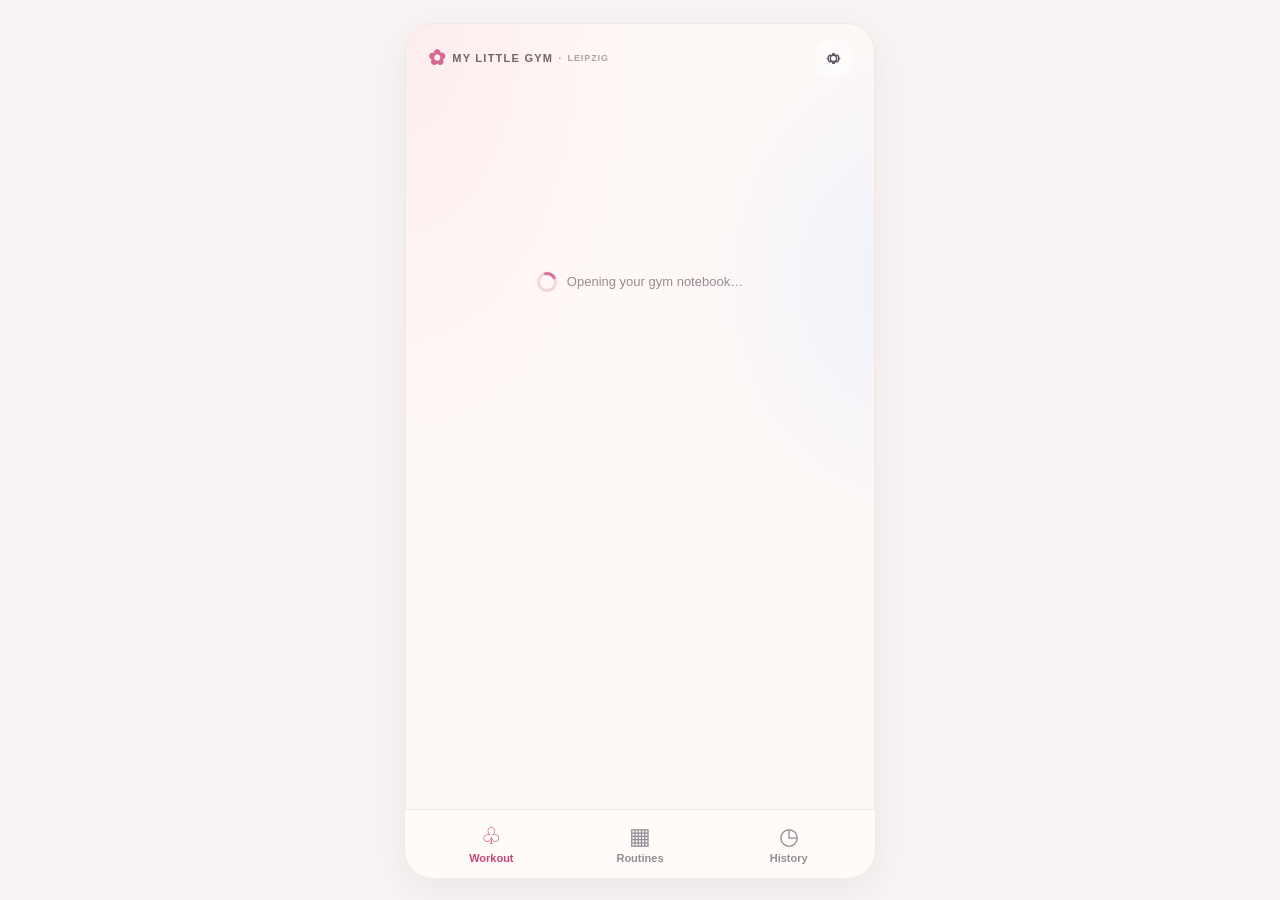
<file: index.html>
<!doctype html><html lang="en"><head><meta charset="utf-8"><meta name="viewport" content="width=device-width, initial-scale=1"><meta http-equiv="refresh" content="0;url=./app/"><title>My Little Gym</title></head><body><p>Opening <a href="./app/">My Little Gym</a>…</p></body></html>
</file>
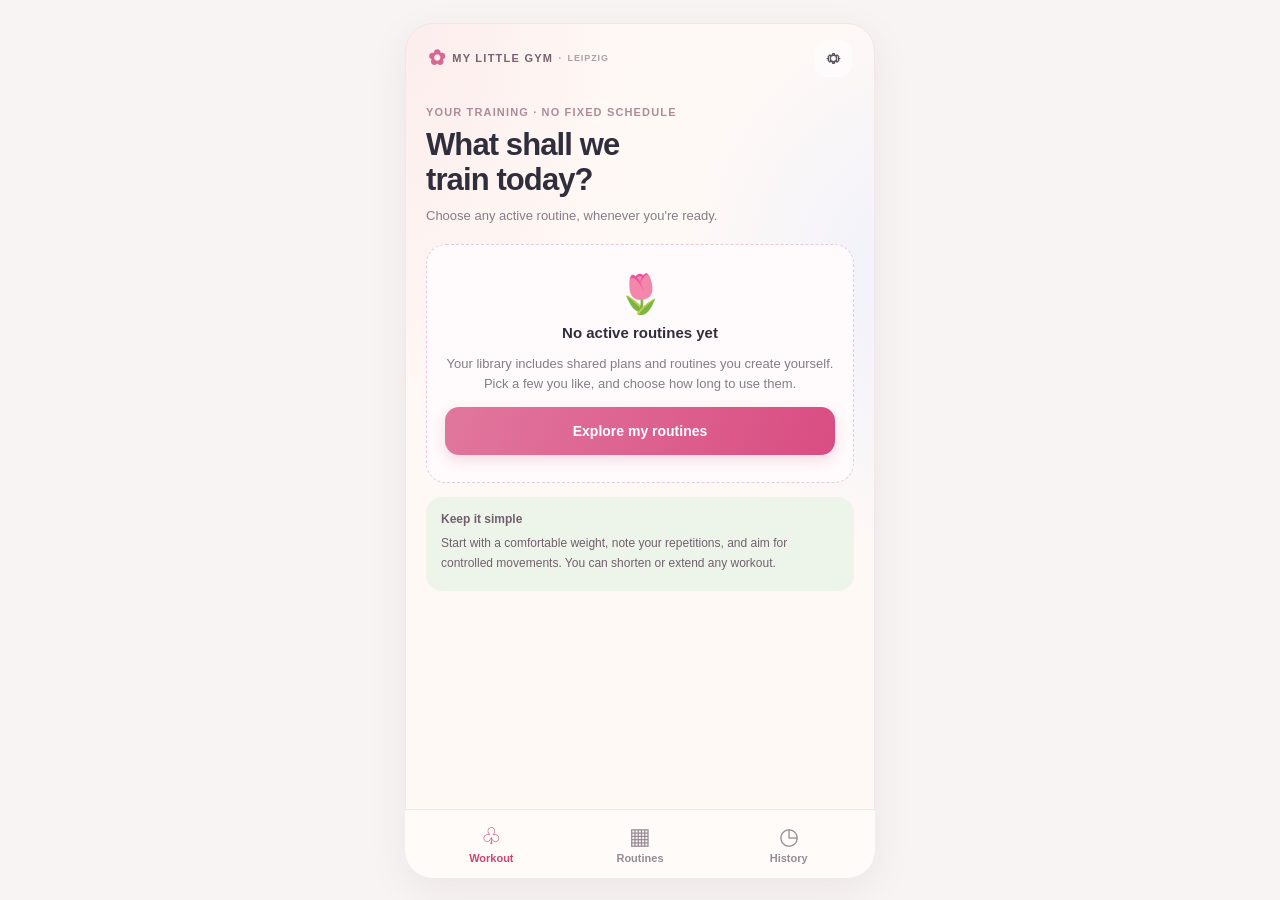
<file: app/index.html>
<!doctype html>
<html lang="en">
<head>
  <meta charset="utf-8" />
  <meta name="viewport" content="width=device-width, initial-scale=1, viewport-fit=cover" />
  <meta name="theme-color" content="#fff9f5" />
  <meta name="apple-mobile-web-app-capable" content="yes" />
  <meta name="apple-mobile-web-app-status-bar-style" content="default" />
  <meta name="apple-mobile-web-app-title" content="Little Gym" />
  <meta name="description" content="A quiet, personal gym notebook: routines, exercises, sets and progress." />
  <link rel="manifest" href="manifest.webmanifest" />
  <link rel="apple-touch-icon" href="assets/icon-180.png" />
  <link rel="icon" href="assets/icon.svg" type="image/svg+xml" />
  <link rel="stylesheet" href="styles.css" />
  <title>My Little Gym</title>
</head>
<body>
<div class="app-shell">
  <header class="app-topbar">
    <div class="brand"><span class="brand-flower" aria-hidden="true">✿</span> MY LITTLE GYM <span class="brand-dot">·</span> <small>LEIPZIG</small></div>
    <button type="button" class="icon-button" data-action="settings" aria-label="Settings and data backup"><svg viewBox="0 0 24 24"><path d="M12 8a4 4 0 1 0 0 8 4 4 0 0 0 0-8Zm8 4-1.6-.7.1-1.8-2-2-.9 1.1-1.8-.6L13 6h-2l-.8 2-1.8.6-.9-1.1-2 2 .1 1.8L4 12l1.6.7-.1 1.8 2 2 .9-1.1 1.8.6.8 2h2l.8-2 1.8-.6.9 1.1 2-2-.1-1.8L20 12Z"/></svg></button>
  </header>
  <main id="main" tabindex="-1"><div class="loading"><span class="spinner"></span> Opening your gym notebook…</div></main>
  <nav class="bottom-nav" aria-label="Main navigation">
    <button type="button" data-tab="workout" class="nav-item selected"><span class="nav-icon">♧</span><span>Workout</span></button>
    <button type="button" data-tab="routines" class="nav-item"><span class="nav-icon">▦</span><span>Routines</span></button>
    <button type="button" data-tab="history" class="nav-item"><span class="nav-icon">◷</span><span>History</span></button>
  </nav>
  <div id="toast" role="status" aria-live="polite"></div>
</div>
<input id="shared-routine-file" type="file" accept="application/json,.json" hidden />
<input id="backup-file" type="file" accept="application/json,.json" hidden />
<input id="exercise-photo" type="file" accept="image/*" hidden />
<script type="module" src="app.js"></script>
</body>
</html>
</file>
<file: app/styles.css>
:root {color-scheme:light;--ink:#302e3c;--muted:#887c88;--pink:#df638e;--pink-deep:#c84776;--canvas:#fff9f5;--line:#eee5e7;--white:#fff;--chest:#f9e1e9;--legs:#e2f1df;--back:#e7ebfd;--arms:#fff0d7;--shadow:0 12px 38px rgba(98,69,84,.08);font-family:-apple-system,BlinkMacSystemFont,"Segoe UI",Inter,Arial,sans-serif;}
* {box-sizing:border-box}
html,body {margin:0;min-height:100%;background:#f8f4f3;color:var(--ink);}
button,input,textarea,select {font:inherit}
button {cursor:pointer;-webkit-tap-highlight-color:transparent}
button:disabled {cursor:not-allowed;opacity:.5}
button:focus-visible,input:focus-visible,textarea:focus-visible,select:focus-visible {outline:3px solid #a66ebe;outline-offset:2px}
a {color:#a83366}
.app-shell{position:relative;min-height:100dvh;max-width:470px;margin:0 auto;background:radial-gradient(ellipse at 0 0,#fceded 0,transparent 35%),radial-gradient(ellipse at 110% 30%,#eff1fc 0,transparent 34%),var(--canvas);box-shadow:var(--shadow)}
.app-topbar{display:flex;align-items:center;justify-content:space-between;padding:calc(14px + env(safe-area-inset-top)) 22px 7px;min-height:62px;position:relative;z-index:2}
.brand{font-size:11px;font-weight:800;letter-spacing:1.25px;color:#76616d;display:flex;align-items:center;gap:5px}
.brand small{font-size:9px;font-weight:600;letter-spacing:.9px;color:#aaa0aa}.brand-flower{font-size:21px;color:#d66892}.brand-dot{color:#c2a7b7}
.icon-button{display:inline-flex;align-items:center;justify-content:center;width:37px;height:37px;border:0;background:#fff9;border-radius:13px;color:#5a5360}
.icon-button svg{width:19px;height:19px;stroke:currentColor;stroke-width:1.7;fill:none;stroke-linecap:round;stroke-linejoin:round}
#main{padding:6px 20px calc(102px + env(safe-area-inset-bottom));min-height:calc(100dvh - 70px)}
.bottom-nav{position:fixed;z-index:8;bottom:0;left:50%;transform:translateX(-50%);width:min(470px,100%);height:calc(69px + env(safe-area-inset-bottom));display:grid;grid-template-columns:repeat(3,1fr);align-items:start;padding:9px 12px env(safe-area-inset-bottom);border-top:1px solid #f0e7e8;background:rgba(255,251,249,.97);backdrop-filter:blur(15px)}
.nav-item{border:0;background:transparent;display:flex;flex-direction:column;align-items:center;justify-content:center;gap:3px;color:#978b95;font-size:11px;font-weight:600;padding:0 6px;min-height:50px}
.nav-item.selected{color:var(--pink-deep)}.nav-icon{font-size:23px;line-height:26px;font-weight:400}
.page-title{font-size:31px;line-height:1.16;letter-spacing:-.9px;margin:9px 0 8px;font-weight:780}
.page-title.small{font-size:26px}.eyebrow{font-size:11px;letter-spacing:1.15px;font-weight:800;color:#ae8b99;text-transform:uppercase;margin:14px 0 6px}
.subtitle{color:var(--muted);font-size:13px;line-height:1.5;margin:0 0 18px}
.section-heading{display:flex;align-items:center;justify-content:space-between;margin:22px 0 13px;gap:8px}.section-heading h2{font-size:17px;letter-spacing:-.2px;margin:0}.section-heading .muted{font-size:12px}
.grid-2{display:grid;grid-template-columns:repeat(2,minmax(0,1fr));gap:11px}.category-card{border:0;text-align:left;min-height:150px;border-radius:22px;padding:16px 14px 14px;display:flex;flex-direction:column;align-items:flex-start;gap:4px;color:#342f38;transition:transform .12s}
.category-card:active,.card:active{transform:scale(.99)}.category-card .cat-icon{font-size:29px;height:44px}.category-card strong{font-size:17px;letter-spacing:-.2px;line-height:1.2}.category-card small{font-size:12px;color:#716777;line-height:1.4}
.chest{background:var(--chest)}.legs{background:var(--legs)}.back{background:var(--back)}.arms_shoulders{background:var(--arms)}
.card{border:1px solid #f1e7e8;background:#fffdfd;border-radius:18px;padding:15px;box-shadow:0 4px 12px #8673810b}.card + .card{margin-top:10px}
.card-row,.list-row{display:flex;align-items:center;gap:12px}.list-row{background:#fff;border:1px solid #f2e9e9;border-radius:16px;padding:12px;margin-bottom:9px;min-height:65px;text-align:left;width:100%}
.list-row:active{background:#fff7f8}
.card-copy{flex:1;min-width:0}.card-copy strong{display:block;font-size:14px;font-weight:740;line-height:1.35;overflow-wrap:anywhere}.card-copy small{display:block;color:#7c7180;font-size:12px;line-height:1.45;margin-top:3px}.card-copy .meta{font-size:11px;color:#a0949e}
.chev{margin-left:auto;color:#ab9ba9;font-size:22px;font-weight:300;align-self:center}
.dot-icon{flex:none;width:43px;height:43px;border-radius:14px;background:#fae1e9;display:flex;align-items:center;justify-content:center;font-size:23px}
.badge{background:#f8ecf0;color:#a35b77;border-radius:99px;padding:4px 9px;font-size:11px;white-space:nowrap;font-weight:700;display:inline-block}
.badge.green{background:#e9f3e9;color:#638169}.badge.muted{background:#f2f0f1;color:#8d858b}
.inline-action{background:none;border:0;padding:4px 0;font-size:12px;font-weight:750;color:var(--pink-deep);white-space:nowrap}
.back-row{display:flex;align-items:center;gap:10px;min-height:29px;margin:3px 0 6px}.back{border:0;background:none;color:#756d78;padding:4px 7px 4px 0;font-size:13px;font-weight:700}
.primary,.secondary,.ghost{width:100%;display:flex;align-items:center;justify-content:center;gap:7px;min-height:48px;border-radius:14px;border:0;font-size:14px;font-weight:760;padding:12px 16px;margin-top:12px}
.primary{color:white;background:linear-gradient(110deg,#e1779d,#d94d82);box-shadow:0 5px 13px #cc679135}.secondary{color:#ae426b;background:#fae5ed}.ghost{background:transparent;color:#776b77;border:1px solid #eadfe2}
.primary:active{filter:brightness(.96)}.footer-note,.hint{font-size:12px;color:#a0959d;line-height:1.55}.footer-note{text-align:center;margin-top:14px}.hint{margin:11px 2px}.small-text{font-size:12px;color:#857982}.row-between{display:flex;justify-content:space-between;align-items:center;gap:10px}.stack{display:grid;gap:11px}.divider{height:1px;background:var(--line);margin:18px 0}
.exercise-thumb{flex:none;width:65px;height:65px;background:#f2edf2;border-radius:14px;object-fit:cover;display:block}
.exercise-hero{display:grid;grid-template-columns:1fr 1fr;gap:8px;margin:12px 0 16px}.exercise-hero img{width:100%;aspect-ratio:1;object-fit:cover;background:#f4edf2;border-radius:16px;border:1px solid #f2e7ef}.media-label{text-align:center;display:block;font-size:11px;color:#95858f;padding:3px 0}
.exercise-row{display:flex;align-items:center;gap:11px;border:1px solid #efe9eb;background:#fff;border-radius:17px;padding:9px;margin-bottom:9px;width:100%;text-align:left}.exercise-row .card-copy small{font-size:11px}
.exercise-index{width:22px;height:22px;border-radius:99px;background:#f7e8ed;color:#b65f7f;display:flex;align-items:center;justify-content:center;font-size:11px;font-weight:800;flex:none}
.complete-mark{font-size:20px;color:#67a379}
.form-row{margin:13px 0}.form-row label,.form-label{display:block;font-weight:760;font-size:12px;margin-bottom:7px;color:#655e67}
.form-row input,.form-row textarea,.form-row select,.inline-input{width:100%;border:1px solid #e9e0e5;border-radius:12px;padding:12px;background:#fff;color:var(--ink);font-size:14px;min-height:45px}
.form-row textarea{min-height:77px;resize:vertical}.form-row input:disabled{background:#f8f5f5}
.form-row input[type=radio],.form-row input[type=checkbox]{width:17px;height:17px;min-height:auto;accent-color:#d45784}
.option-list{display:grid;gap:7px}.option{display:flex;align-items:center;gap:11px;padding:13px 12px;border:1px solid #efe7e9;background:white;border-radius:13px;font-size:13px;cursor:pointer}.option:has(input:checked){background:#fbe4ed;border-color:#f5b9ce;font-weight:700}
.set-header,.set-line{display:grid;grid-template-columns:35px 1fr 1fr 39px;align-items:center;gap:8px;margin-bottom:8px;text-align:center}
.set-header{color:#847987;font-size:11px;font-weight:700}.set-line .inline-input{text-align:center;padding:9px 4px;font-size:14px;min-height:43px}
.set-check{width:39px;height:41px;border:1px solid #ded1d9;background:#fff;color:#969096;border-radius:11px;font-size:18px;display:flex;align-items:center;justify-content:center}.set-check.done{border-color:#b3dac0;background:#def0e1;color:#428a5c}
.set-number{font-weight:700;color:#7e7281;font-size:12px}.info-box{background:#fff0f5;border-radius:16px;padding:13px 15px;margin:14px 0;color:#71606c;font-size:12px;line-height:1.6}
.info-box.green{background:#edf5eb}.info-box p{margin:5px 0}.info-box ul{padding-left:17px;margin:8px 0 0}
.slot-edit{display:grid;grid-template-columns:1fr 1fr 1fr;gap:7px;margin-top:7px}.slot-edit input{width:100%;min-width:0;padding:8px 4px;text-align:center;border:1px solid #e9dce4;border-radius:10px}
.mini-btn{border:0;background:#f8eff2;color:#a65377;border-radius:10px;padding:8px;font-size:12px;font-weight:700}
.mini-btn.warn{color:#b24f5b;background:#fbe9e7}.mini-actions{display:flex;gap:7px;align-items:center;justify-content:flex-end;flex-wrap:wrap;margin-top:8px}
.no-content{padding:27px 18px;text-align:center;background:#fffafb;border:1px dashed #e7ccd8;border-radius:20px;margin:14px 0}.no-content .symbol{font-size:38px;display:block;margin-bottom:8px}.no-content strong{display:block;font-size:15px}.no-content p{font-size:13px;color:#877c87;line-height:1.55}
.pill-row{display:flex;gap:7px;flex-wrap:wrap;margin:10px 0}.chip{background:#f5ecf0;border-radius:99px;padding:5px 10px;font-size:11px;color:#806d7a;font-weight:700}
.history-number{font-weight:800;font-size:23px}.history-summary{display:grid;grid-template-columns:repeat(3,1fr);gap:8px;margin:13px 0}.metric{padding:13px 7px;border-radius:15px;background:#fbe7ee;text-align:center}.metric:nth-child(2){background:#ebf4e6}.metric:nth-child(3){background:#f0edf9}.metric strong{display:block;font-size:19px}.metric small{font-size:11px;color:#786f7b}
.spark{width:100%;height:160px;background:white;border:1px solid #f0e4e9;border-radius:16px}
#toast{z-index:20;position:fixed;left:50%;bottom:calc(81px + env(safe-area-inset-bottom));transform:translateX(-50%);max-width:min(430px,95vw);width:max-content;opacity:0;pointer-events:none;background:#41343d;color:white;padding:12px 18px;border-radius:14px;font-size:13px;box-shadow:var(--shadow);transition:opacity .2s}#toast.show{opacity:1}
.loading{display:flex;align-items:center;gap:10px;color:#9b8994;margin-top:20vh;justify-content:center;font-size:13px}.spinner{display:inline-block;border:3px solid #f0d3dc;border-top-color:#d66794;width:20px;height:20px;border-radius:50%;animation:spin 1s linear infinite}@keyframes spin{to{transform:rotate(360deg)}}
.card-image-pair{display:flex;gap:7px}.card-image-pair .exercise-thumb{width:49%;height:auto;aspect-ratio:1}
.tap-area{cursor:pointer}.stretched{flex:1}.muted{color:var(--muted)}
@media(min-width:600px){.app-shell{min-height:95vh;margin:2.5vh auto;border:1px solid #f2e6e8;border-radius:28px;overflow:hidden}.bottom-nav{bottom:2.5vh;border-radius:0 0 28px 28px}#main{min-height:75vh}}
@media(prefers-reduced-motion:reduce){*,*::before,*::after{animation:none!important;transition:none!important}}
.back-link{border:0;background:transparent;color:#786e7b;padding:6px 8px 6px 0;font-size:13px;font-weight:750}
/* Phase 3.1: quiet, accessible history views */
.history-filters{display:flex;align-items:center;gap:6px;overflow-x:auto;scrollbar-width:none;margin:10px 0 14px;padding:2px 0}
.history-filters::-webkit-scrollbar{display:none}
.history-pill{border:0;border-radius:20px;padding:8px 12px;color:#866e80;background:#f8edf2;white-space:nowrap;font-size:12px;font-weight:700;min-height:34px}
.history-pill.chosen{background:#d95789;color:#fff;box-shadow:0 2px 8px #d9578930}
.history-panel{background:#fff;border:1px solid #f0e7eb;border-radius:19px;padding:15px 12px;margin:14px 0;box-shadow:0 2px 12px #8c66830b}
.history-panel > strong,.history-panel .row-between strong{font-size:14px;color:#393039}
.history-panel .small-text{margin:7px 0}
.history-bars{display:flex;align-items:stretch;gap:5px;height:154px;margin:15px 0 5px;padding:5px 0 0;border-bottom:1px solid #f0e8ed}
.bar-column{display:flex;flex:1;min-width:0;align-items:center;flex-direction:column;gap:5px;justify-content:flex-end;height:100%}
.bar-column small{font-size:10px;color:#8b7e89;letter-spacing:-.4px}
.bar-value{font-size:10px;color:#b9557b;height:12px;line-height:12px}
.bar-track{position:relative;height:104px;width:100%;border-radius:8px 8px 0 0;background:#faeff3;overflow:hidden;display:flex;align-items:end}
.bar-fill{width:100%;display:block;background:linear-gradient(0deg,#dd6b96,#f5c2d3);border-radius:7px 7px 0 0}
.progress-chart{display:block;width:100%;height:auto;max-height:225px;background:#fff;border-radius:14px;margin:5px 0 9px}
.missing-exercises{padding:12px 0 0}
.missing-exercises>strong{font-size:13px;color:#984f6f;display:block;margin-bottom:12px}
.missing-exercises .list-row{padding:9px;min-height:44px}
.missing-exercises .list-row .card-copy{font-size:13px}
@media(max-width:360px){.history-pill{padding:8px 9px;font-size:11px}.history-bars{gap:3px}.bar-column small{font-size:9px}}

/* Version 0.2: clean library groups and second-based logging. */
.library-group-heading{font-size:11px;font-weight:800;text-transform:uppercase;letter-spacing:.1em;color:#9d8192;margin:20px 3px 10px}
.set-header.timed,.set-line.timed{grid-template-columns:35px 1fr 39px}
</file>
